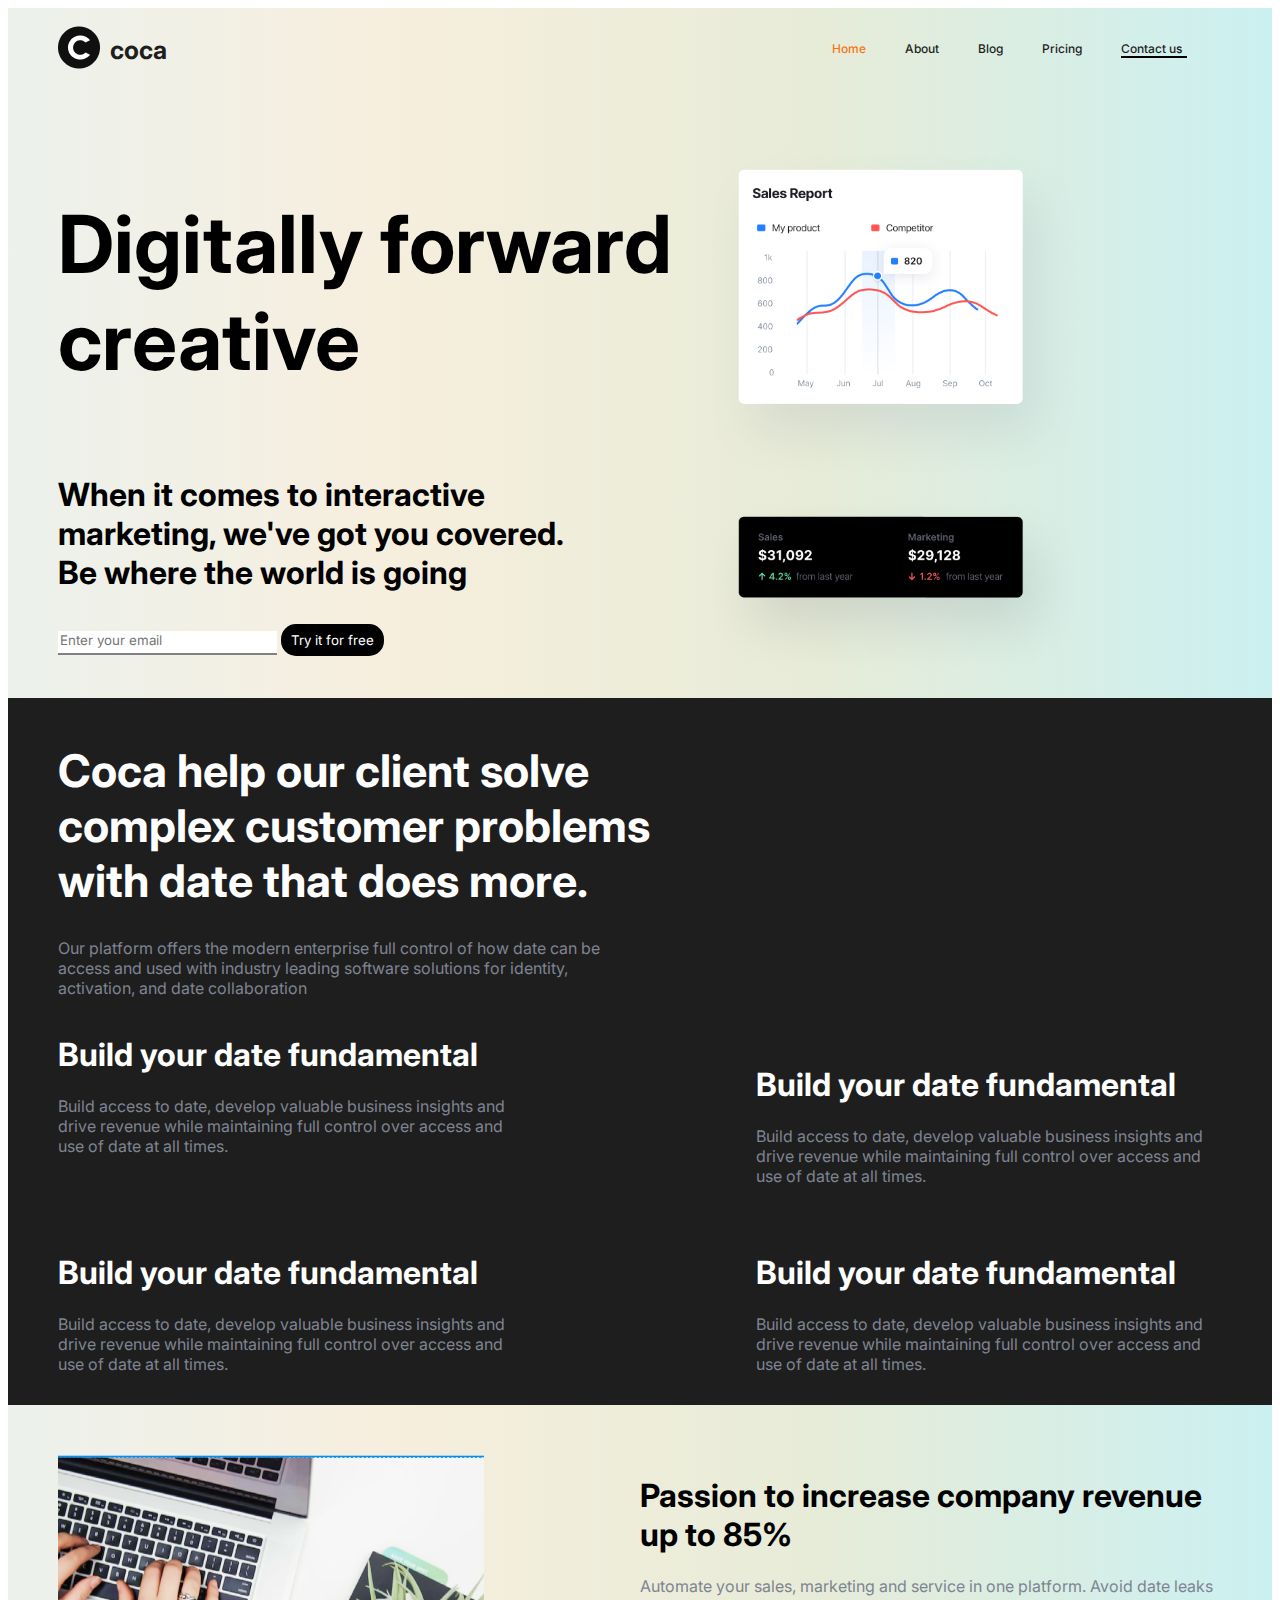
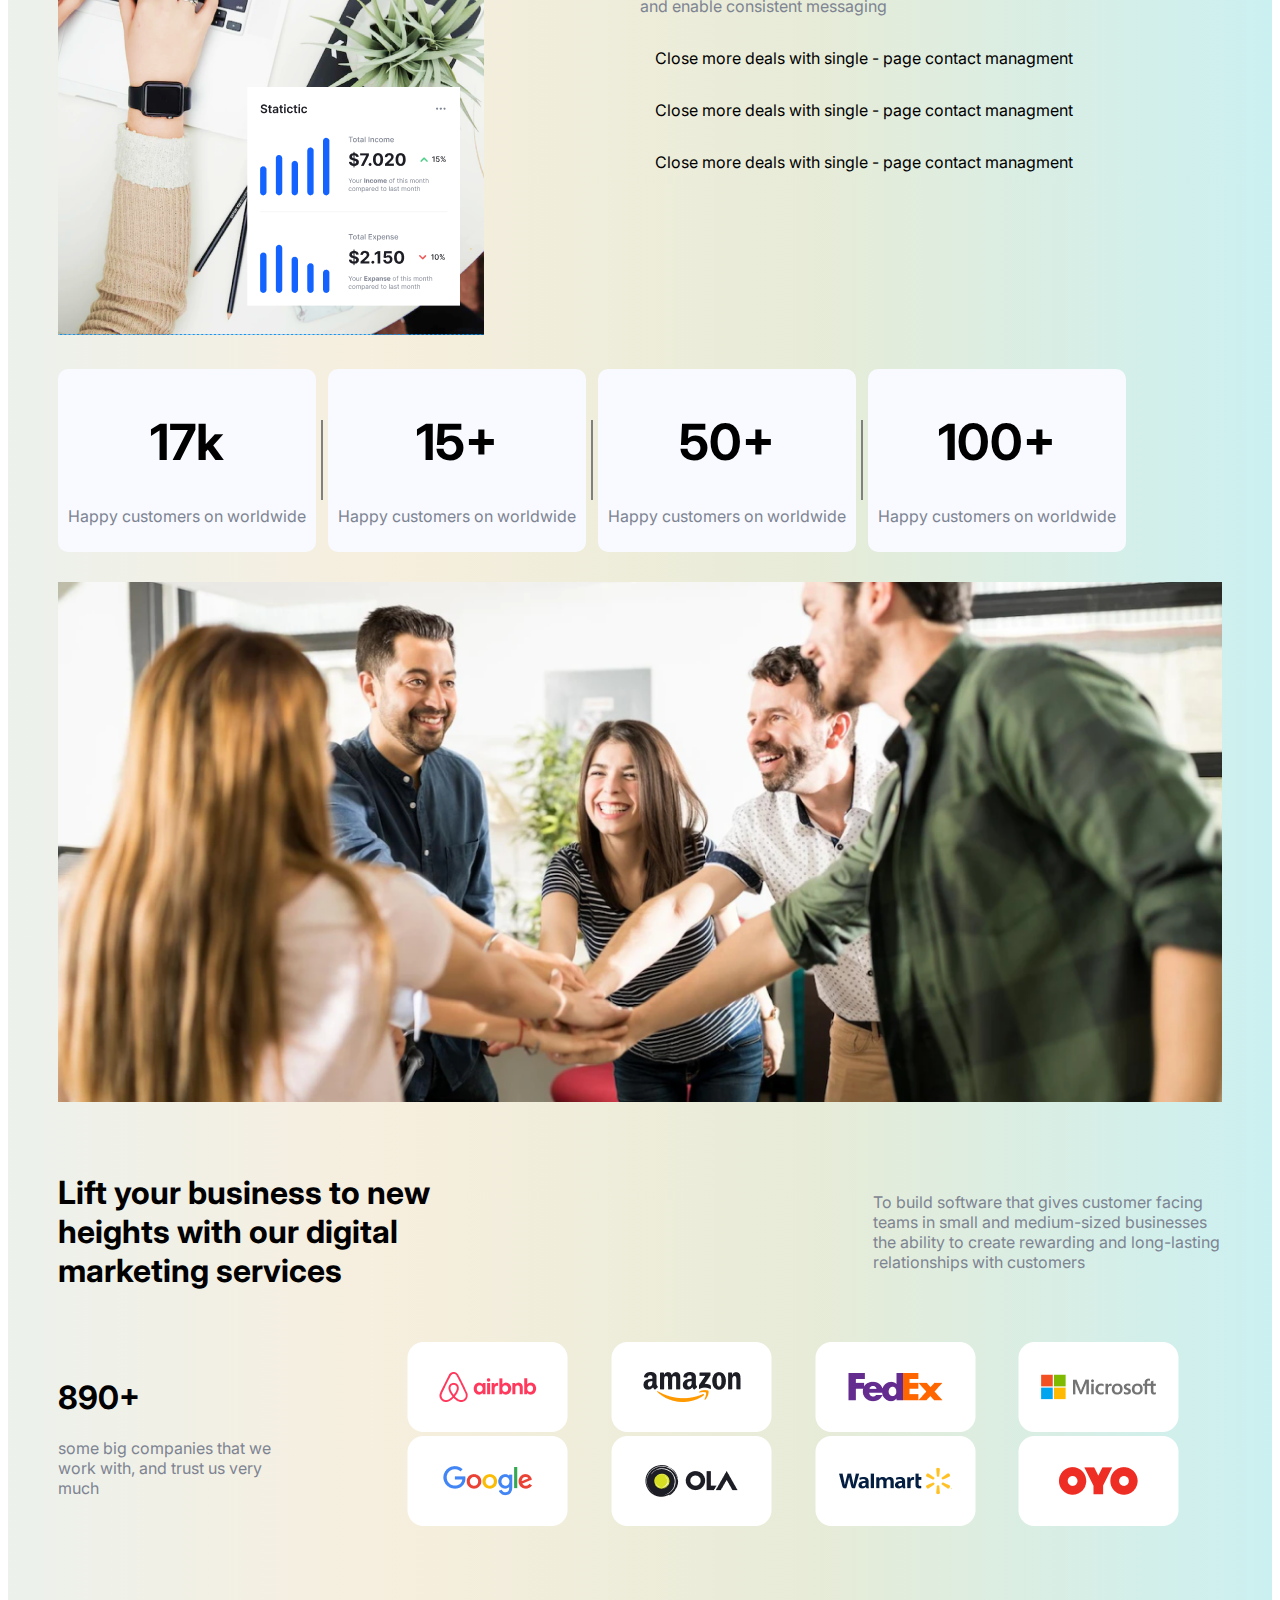
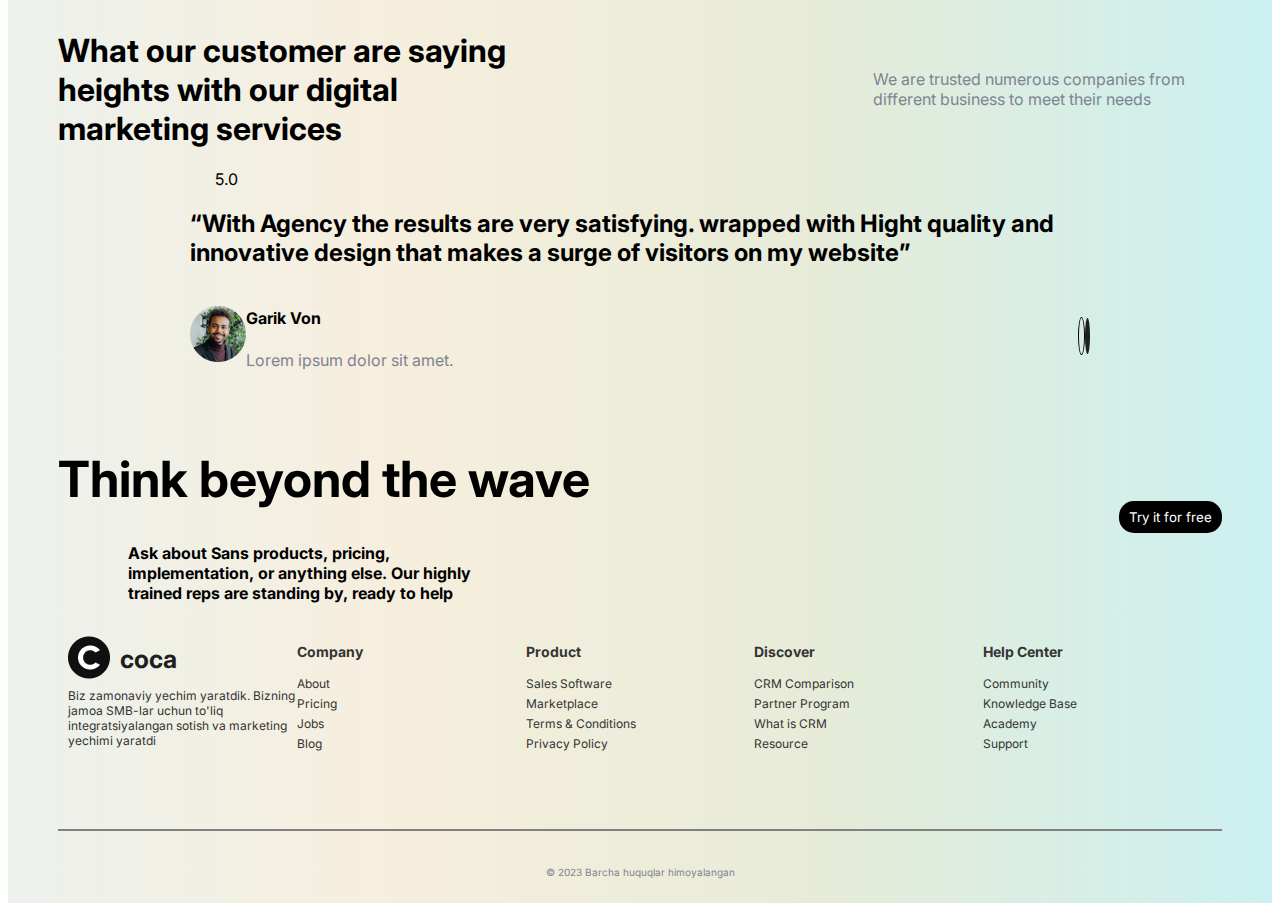
<file: index.html>
<!DOCTYPE html>
<html lang="en">
<head>
    <meta charset="UTF-8">
    <meta name="viewport" content="width=device-width, initial-scale=1.0">
    <title>Coca Site</title>
    <link rel="stylesheet" href="./homeStyle.css">
    <link rel="fav icon" href="./images/logo.png">
    <link rel="stylesheet" href="https://cdnjs.cloudflare.com/ajax/libs/font-awesome/6.5.1/css/all.min.css" integrity="sha512-DTOQO9RWCH3ppGqcWaEA1BIZOC6xxalwEsw9c2QQeAIftl+Vegovlnee1c9QX4TctnWMn13TZye+giMm8e2LwA==" crossorigin="anonymous" referrerpolicy="no-referrer" />
</head>
<body>
    <div class="container">
        <div class="navbar left-right">
            <div class="navar-left">
                <a href="./home.html"><img src="./images/logo.png" class="logo" alt=""></a>
                <a href="" class="navbar-link left-margin">
                    <span class="navbar-span">coca</span>
                </a>
            </div>
            <div class="navbar-right">
                <ul class="navbar-items">
                    <li class="navbar-item">
                        <a href="./home.html" class="navbar-link home">Home</a>
                    </li>
                    <li class="navbar-item">
                        <a href="./about.html" class="navbar-link">About</a>
                    </li>
                    <li class="navbar-item">
                        <a href="./home.html" class="navbar-link">Blog</a>
                    </li>
                    <li class="navbar-item">
                        <a href="./home.html" class="navbar-link">Pricing</a>
                    </li>
                    <li class="navbar-item">
                        <a href="./home.html" class="navbar-link border-bot">Contact us <i class="fa-solid fa-right-long"></i> </a>
                    </li>
                </ul>
            </div>
        </div>
        <!-- section1 -->
        <div class="section1 left-right">
            <div class="section1-left">
                <h1 class="section1-left__h1">Digitally forward  creative</h1>
                <div class="titles">
                    <!-- <div class="line"></div> -->
                    <div class="title"><p class="section1-left__p">When it comes to interactive <br> marketing, we've got you covered. <br>Be where the world is going</p></div>
                </div>
                <div class="email">
                    <input type="text" placeholder="Enter your email" class="email-input">
                    <button class="email-button">Try it for free</button>
                </div>
            </div>
            <div class="section1-right">
                <div class="img1"><img src="./images/Sales - Light.png" alt="" class="sec1-right"></div>
                <div class="img2">
                    <img src="./images/statistika.png" alt="" class="sec1-right">
                </div>
            </div>
        </div>
        <!-- section2 -->
        <div class="section2 left-right">
            <h1 class="section2_h1">Coca help our client solve <br> complex customer problems <br> with date that does more.</h1>
            <p class="section2_p">Our platform offers the modern enterprise full control of how date can be <br>access and used with industry leading software solutions for identity, <br>activation, and date collaboration</p>
            <div class="section2-boxs">
                <div class="section2-box1 sec2-box">
                    <i class="fa-regular fa-calendar calendar"></i>
                    <h1 class="box__h1">Build your date fundamental</h1>
                    <p class="section2_p">Build access to date, develop valuable business insights and drive revenue while maintaining full control over access and use of date at all times.</p>
                </div>
                <div class="section2-box2 sec2-box">
                    <i class="fa-solid fa-calendar-check calendar"></i>
                    <h1 class="box__h1">Build your date fundamental</h1>
                    <p class="section2_p">Build access to date, develop valuable business insights and drive revenue while maintaining full control over access and use of date at all times.</p>
                </div>
                <div class="section2-box3 sec2-box">
                    <i class="fa-solid fa-clipboard-list calendar"></i>
                    <h1 class="box__h1">Build your date fundamental</h1>
                    <p class="section2_p">Build access to date, develop valuable business insights and drive revenue while maintaining full control over access and use of date at all times.</p>
                </div>
                <div class="section2-box4 sec2-box">
                    <i class="fa-solid fa-check-to-slot calendar"></i>
                    <h1 class="box__h1">Build your date fundamental</h1>
                    <p class="section2_p">Build access to date, develop valuable business insights and drive revenue while maintaining full control over access and use of date at all times.</p>
                </div>
            </div>
        </div>
        <!-- section3 -->
        <div class="section3 left-right">
            <div class="section3-left">
                <img src="./images/Skrinshot 2024-02-02 074920.png" alt="">
            </div>
            <div class="section3-right">
                <h1 class="section3__h1">Passion to increase company revenue up to 85%</h1>
                <p class="section2_p">Automate your sales, marketing and service in one platform. Avoid date leaks and enable consistent messaging</p>
                <div class="section3__checks">
                    <div class="check-left">
                        <i class="fa-regular fa-circle-check"></i>
                    </div>
                    <div class="check-right">
                        <p class="check__p">Close more deals with single - page contact managment</p>
                    </div>
                </div>
                <div class="section3__checks">
                    <div class="check-left">
                        <i class="fa-regular fa-circle-check"></i>
                    </div>
                    <div class="check-right">
                        <p class="check__p">Close more deals with single - page contact managment</p>
                    </div>
                </div>
                <div class="section3__checks">
                    <div class="check-left">
                        <i class="fa-regular fa-circle-check"></i>
                    </div>
                    <div class="check-right">
                        <p class="check__p">Close more deals with single - page contact managment</p>
                    </div>
                </div>
            </div>
        </div>
        <!-- section4 -->
        <div class="section4 left-right">
            <div class="customers1">
                <h1 class="customers1__h1">17k</h1>
                <p class="customers__p section2_p">Happy customers on worldwide</p>
            </div>
            <span class="line"></span>
            <div class="customers2">
                <h1 class="customers1__h1">15+</h1>
                <p class="customers__p section2_p">Happy customers on worldwide</p>
            </div>
            <span class="line"></span>
            <div class="customers3">
                <h1 class="customers1__h1">50+</h1>
                <p class="customers__p section2_p">Happy customers on worldwide</p>
            </div>
            <span class="line"></span>
            <div class="customers4">
                <h1 class="customers1__h1">100+</h1>
                <p class="customers__p section2_p">Happy customers on worldwide</p>
            </div>
        </div>
        <!-- section5 -->
        <div class="section5 left-right">
            <img src="./images/section5.png" alt="" class="section5-img">
            <div class="section5-left">
                <h1 class="setion3__h1">Lift your business to new <br> heights with our digital <br> marketing services</h1>
            </div>
            <div class="section5-right">
                <p class="section2_p">To build software that gives customer facing <br> teams in small and medium-sized businesses <br> the ability to create rewarding and long-lasting <br> relationships with customers</p>
            </div>
        </div>
        <!-- section6 -->
        <div class="section6 left-right">
            <div class="section6__left">
                <h1 class="section3__h1">890+</h1>
                <p class="section2_p">some big companies that we work with, and trust us very much</p>
            </div>
            <div class="section6__right">
                <div class="sec6__box1 sec">
                    <img src="./images/Airbnb Logo.png" alt="">
                </div>
                <div class="sec6__box2 sec">
                    <img src="./images/Amazon Logo.png" alt="">
                </div>
                <div class="sec6__box3 sec">
                    <img src="./images/FedEx Logo.png" alt="">
                </div>
                <div class="sec6__box4 sec">
                    <img src="./images/Microsoft Logo.png" alt="">
                </div>
                <div class="sec6__box5 sec">
                    <img src="./images/Google Logo.png" alt="">
                </div>
                <div class="sec6__box6 sec">
                    <img src="./images/OLA Logo.png" alt="">
                </div>
                <div class="sec6__box7 sec">
                    <img src="./images/Walmart Logo.png" alt="">
                </div>
                <div class="sec6__box8 sec">
                    <img src="./images/OYO Logo.png" alt="">
                </div>
            </div>
        </div>
        <!-- section7 -->
        <div class="section7  left-right">
            <div class="section7__title section5">
                <div class="section5-left">
                    <h1 class="setion3__h1">What our customer are saying <br> heights with our digital <br> marketing services</h1>
                </div>
                <div class="section5-right">
                    <p class="section2_p">We are trusted numerous companies from different business to meet their needs</p>
                </div>
            </div>
            <div class="section7__grade">
                <div class="stars">
                    <i class="fa-solid fa-star"></i>
                    <i class="fa-solid fa-star"></i>
                    <i class="fa-solid fa-star"></i>
                    <i class="fa-solid fa-star"></i>
                    <i class="fa-solid fa-star"></i>
                    <span class="stars__span">5.0</span>
                </div>
                <h2 class="grade__h2">“With Agency the results are very satisfying. wrapped with Hight quality and innovative design that makes a surge of visitors on my website”</h2>
                <div class="grade__bottom">
                    <div class="grade__left">
                        <div class="grade__left__left">
                            <img src="./images/Ellipse 15.png" alt="">
                        </div>
                        <div class="grade__left__right">
                            <h4 class="grade__left__right">Garik Von</h4>
                            <p class="section2_p">Lorem ipsum dolor sit amet.</p>
                        </div>
                    </div>
                    <div class="grade__right">
                        <span class="grade__right__span white"><i class="fa-solid fa-left-long"></i></span>
                        <span class="grade__right__span black"><i class="fa-solid fa-right-long"></i></span>
                    </div>
                </div>
            </div>
        </div>
        <!-- section8 -->
        <div class="section8 left-right">
            <div class="section8__title">
                <div class="section8__title__left">
                    <h1 class="section8__h1">Think beyond the wave</h1>
                    <p class="section8__p">Ask about Sans products, pricing, <br> implementation, or anything else. Our highly <br> trained reps are standing by, ready to help</p>
                </div>
                <div class="section8__title__right">
                    <button class="email-button">Try it for free</button>
                </div>
            </div>
            <div class="footer">
                <div class="column">
                    <div class="navar-left">
                        <a href="./home.html"><img src="./images/logo.png" class="logo" alt=""></a>
                        <a href="" class="navbar-link left-margin">
                            <span class="navbar-span">coca</span>
                        </a>
                    </div> 
                    <p class="description">Biz zamonaviy yechim yaratdik. Bizning jamoa SMB-lar uchun to'liq integratsiyalangan sotish va marketing yechimi yaratdi</p>
                </div>
                <div class="column">
                    <h3>Company</h3>
                    <ul>
                        <li><a href="#">About</a></li>
                        <li><a href="#">Pricing</a></li>
                        <li><a href="#">Jobs</a></li>
                        <li><a href="#">Blog</a></li>
                    </ul>
                </div>
                <div class="column">
                    <h3>Product</h3>
                    <ul>
                        <li><a href="#">Sales Software</a></li>
                        <li><a href="#">Marketplace</a></li>
                        <li><a href="#">Terms & Conditions</a></li>
                        <li><a href="#">Privacy Policy</a></li>
                    </ul>
                </div>
                <div class="column">
                    <h3>Discover</h3>
                    <ul>
                        <li><a href="#">CRM Comparison</a></li>
                        <li><a href="#">Partner Program</a></li>
                        <li><a href="#">What is CRM</a></li>
                        <li><a href="#">Resource</a></li>
                    </ul>
                </div>
                <div class="column">
                    <h3>Help Center</h3>
                    <ul>
                        <li><a href="#">Community</a></li>
                        <li><a href="#">Knowledge Base</a></li>
                        <li><a href="#">Academy</a></li>
                        <li><a href="#">Support</a></li>
                    </ul>
                </div>
                <div class="icons">
                    <div class="brand"><a href="#"><i class="fa-brands fa-instagram fa-flip brand"></i></a></div>
                    <div class="brand"><a href="#"><i class="fa-brands fa-facebook fa-flip brand"></i></a></div>
                    <div class="brand"><a href="#"><i class="fa-brands fa-telegram fa-flip brand"></i></a></div>
                    <div class="brand"><a href="#"><i class="fa-brands fa-youtube fa-flip brand"></i></a></div>
                </div>
            </div>
            <p class="copy section2_p">&copy; 2023 Barcha huquqlar himoyalangan</p>
        </div>
    </div>
</body>
</html>
</file>
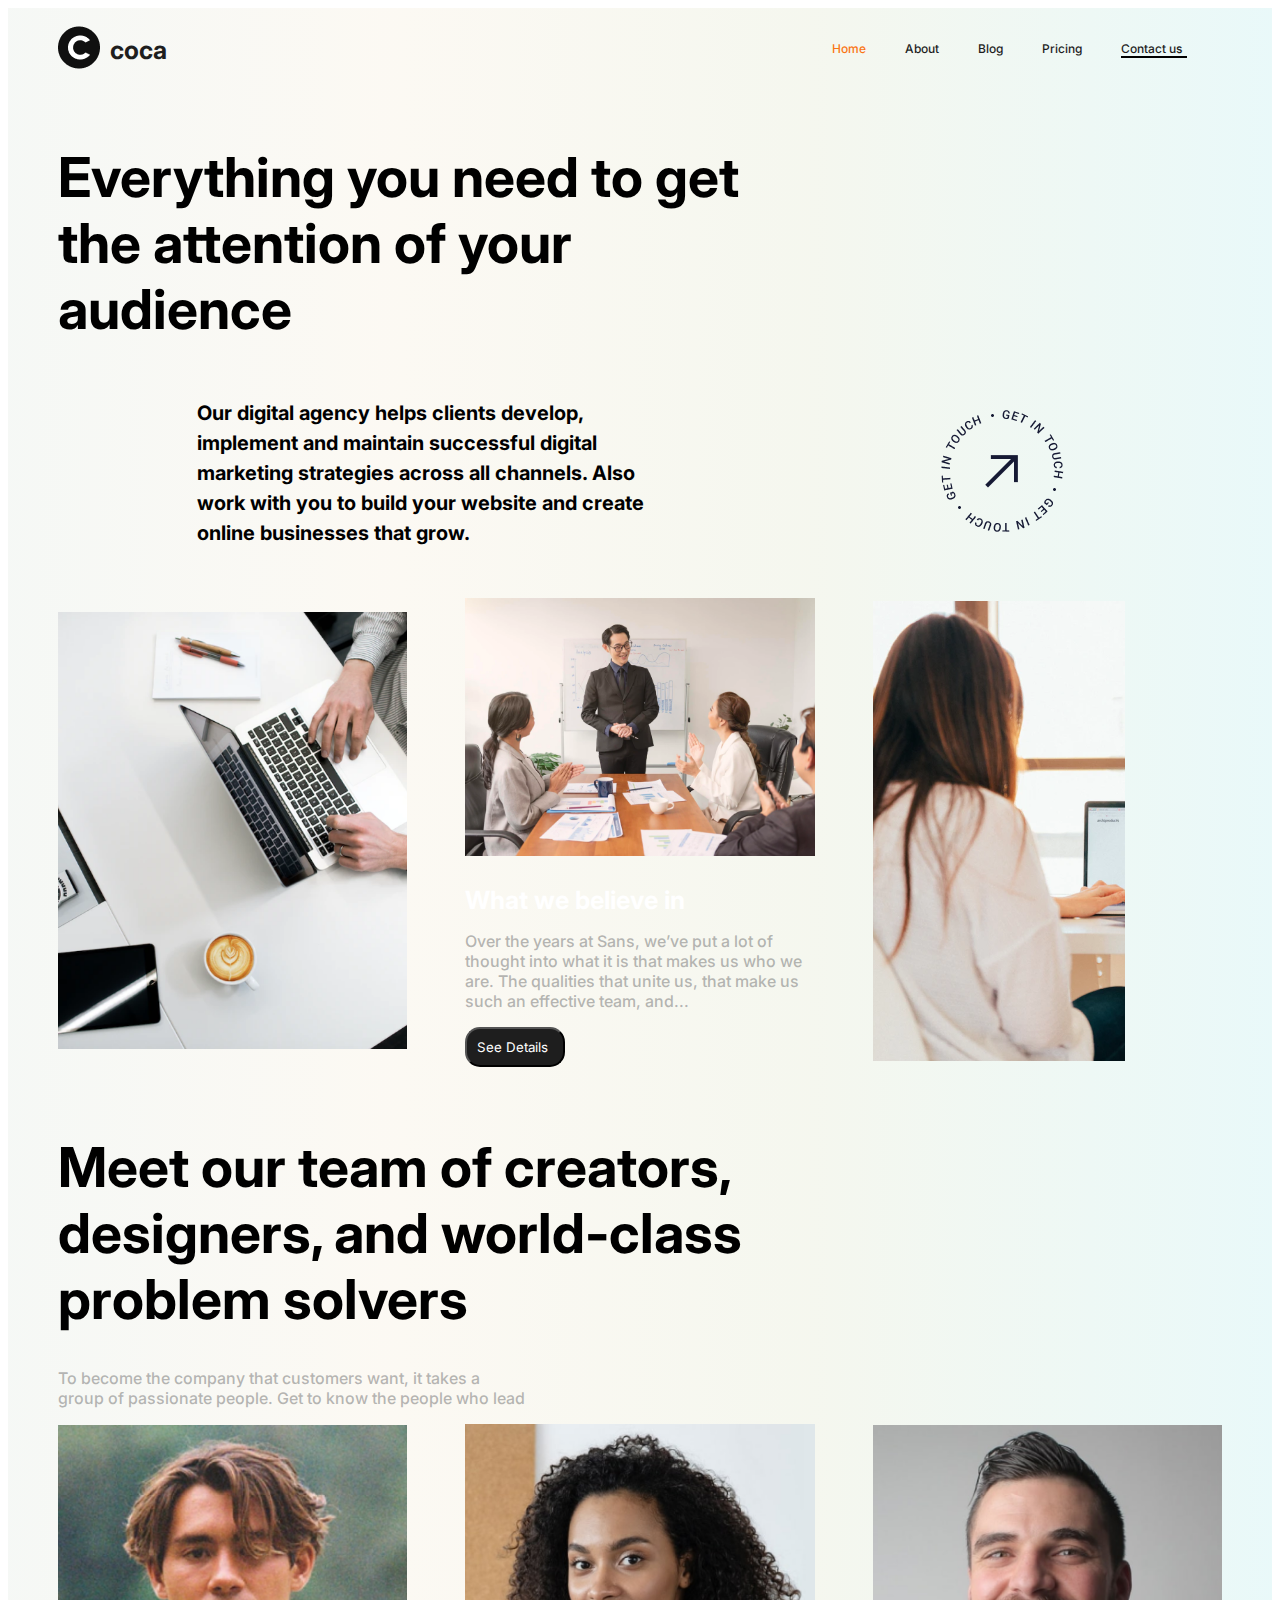
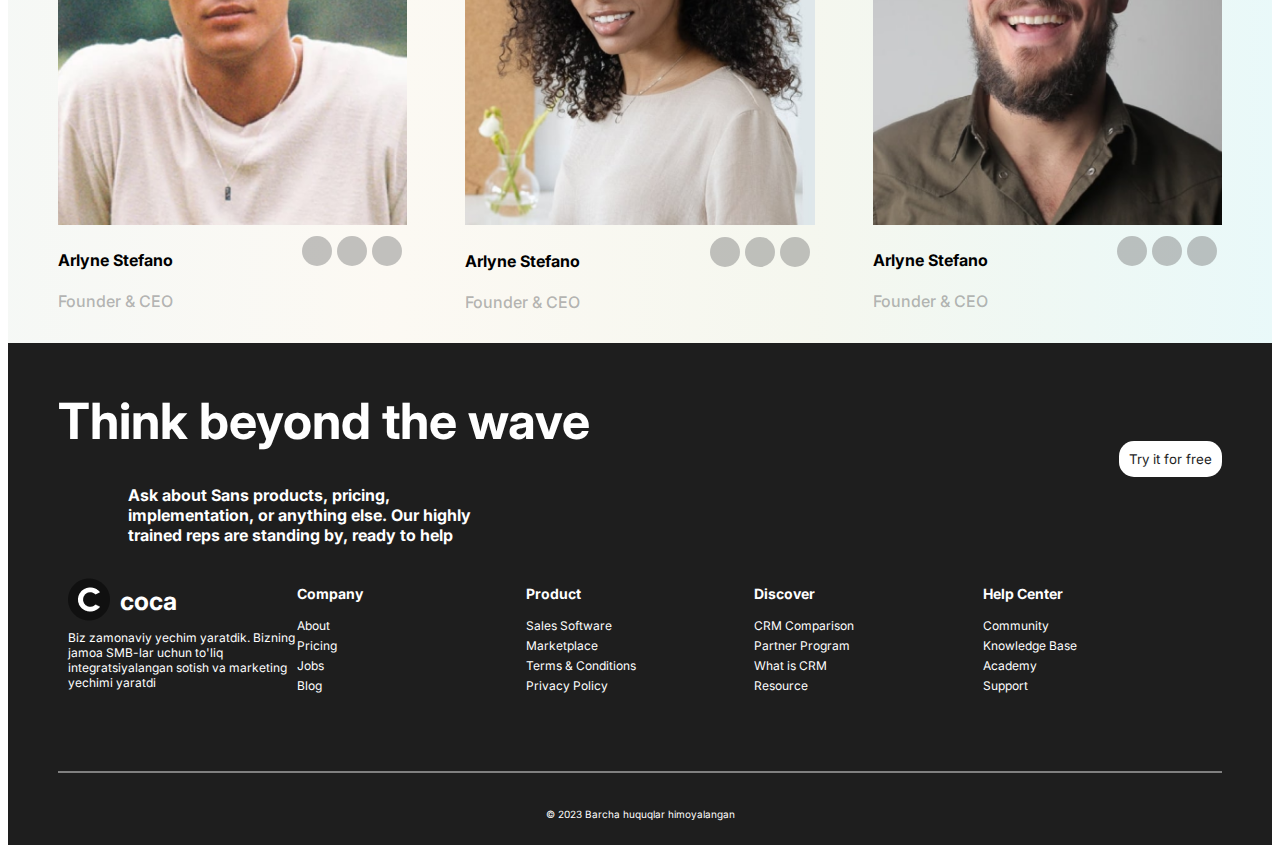
<file: about.html>
<!DOCTYPE html>
<html lang="en">
<head>
    <meta charset="UTF-8">
    <meta name="viewport" content="width=device-width, initial-scale=1.0">
    <title>About Pages</title>
    <link rel="fav icon" href="./images/logo.png">
    <link rel="stylesheet" href="https://cdnjs.cloudflare.com/ajax/libs/font-awesome/6.5.1/css/all.min.css" integrity="sha512-DTOQO9RWCH3ppGqcWaEA1BIZOC6xxalwEsw9c2QQeAIftl+Vegovlnee1c9QX4TctnWMn13TZye+giMm8e2LwA==" crossorigin="anonymous" referrerpolicy="no-referrer" />
    <link rel="stylesheet" href="./aboutstyle.css">
</head>
<body>
    <div class="container">
        <div class="navbar left-right">
            <div class="navar-left">
                <a href="./home.html"><img src="./images/logo.png" class="logo" alt=""></a>
                <a href="./home.html" class="navbar-link left-margin">
                    <span class="navbar-span">coca</span>
                </a>
            </div>
            <div class="navbar-right">
                <ul class="navbar-items">
                    <li class="navbar-item">
                        <a href="./home.html" class="navbar-link home">Home</a>
                    </li>
                    <li class="navbar-item">
                        <a href="./about.html" class="navbar-link">About</a>
                    </li>
                    <li class="navbar-item">
                        <a href="./home.html" class="navbar-link">Blog</a>
                    </li>
                    <li class="navbar-item">
                        <a href="./home.html" class="navbar-link">Pricing</a>
                    </li>
                    <li class="navbar-item">
                        <a href="./home.html" class="navbar-link border-bot">Contact us <i class="fa-solid fa-right-long"></i> </a>
                    </li>
                </ul>
            </div>
        </div>
        <!-- section1 -->
        <div class="section1 left-right">
            <h1 class="section1__h1">Everything you need to get <br> the attention of your <br>audience</h1>
            <div class="section1__title">
                <div class="section1__title__left">
                    <p class="section1__p">Our digital agency helps clients develop, <br>implement and maintain successful digital <br> marketing strategies across all channels. Also <br> work with you to build your website and create <br>online businesses that grow.</p>
                </div>
                <div class="section1__title__right">
                    <img src="./images/Linked Path.png" alt="">
                </div>
            </div>
        </div>
        <!-- section2 -->
        <div class="section2 left-right">
            <div class="section2__left">
                <img src="./images/sec2img1.png" class="section2__img" alt="">
            </div>
            <div class="section2__centre">
                <img src="./images/sec2img2.png" alt="" class="section2__img">
                <h3 class="section2__h3">What we believe in</h3>
                <p class="section2__p">Over the years at Sans, we’ve put a lot of thought into what it is that makes us who we are. The qualities that unite us, that make us such an effective team, and...</p>
                <button class="button">See Details <i class="fa-solid fa-right-long"></i></button>
            </div>
            <div class="section2__right">
                <img src="./images/sec2img3.png" class="section2__img" alt="">
            </div>
        </div>
        <!-- section3 -->
        <div class="section3 left-right">
            <h1 class="section3__h1">Meet our team of creators,<br> designers, and world-class <br>problem solvers</h1>
            <p class="section2__p">To become the company that customers want, it takes a <br>  group of passionate people. Get to know the people who lead</p>
            <div class="section3__titles">
                <div class="section3__title__left">
                    <div class="img3"><img src="./images/stefano.png" alt="" class="section3__img"></div>
                    <div class="name">
                        <div class="name__left">
                            <h4 class="name__h4">Arlyne Stefano</h4>
                            <p class="section2__p">Founder & CEO</p>
                        </div>
                        <div class="name__right">
                            <div class="brands"><i class="fa-brands fa-twitter"></i></div>
                            <div class="brands"><i class="fa-brands fa-linkedin"></i></div>
                            <div class="brands"><i class="fa-brands fa-instagram"></i></div>
                        </div>
                    </div>
                </div>
                <div class="section3__title__centre">
                    <div class="img3"><img src="./images/julia.png" alt="" class="section3__img"></div>
                    <div class="name">
                        <div class="name__left">
                            <h4 class="name__h4">Arlyne Stefano</h4>
                            <p class="section2__p">Founder & CEO</p>
                        </div>
                        <div class="name__right">
                            <div class="brands"><i class="fa-brands fa-twitter"></i></div>
                            <div class="brands"><i class="fa-brands fa-linkedin"></i></div>
                            <div class="brands"><i class="fa-brands fa-instagram"></i></div>
                        </div>
                    </div>
                </div>
                <div class="section3__title__right">
                    <div class="img3"><img src="./images/roger.png" alt="" class="section3__img"></div>
                    <div class="name">
                        <div class="name__left">
                            <h4 class="name__h4">Arlyne Stefano</h4>
                            <p class="section2__p">Founder & CEO</p>
                        </div>
                        <div class="name__right">
                            <div class="brands"><i class="fa-brands fa-twitter"></i></div>
                            <div class="brands"><i class="fa-brands fa-linkedin"></i></div>
                            <div class="brands"><i class="fa-brands fa-instagram"></i></div>
                        </div>
                    </div>
                </div>
            </div>
        </div>
        <!-- section4 footer -->
        <div class="section4 left-right">
            <div class="section4__title">
                <div class="section4__title__left">
                    <h1 class="section4__h1">Think beyond the wave</h1>
                    <p class="section4__p">Ask about Sans products, pricing, <br> implementation, or anything else. Our highly <br> trained reps are standing by, ready to help</p>
                </div>
                <div class="section4__title__right">
                    <button class="button white-btn">Try it for free</button>
                </div>
            </div>
            <div class="footer">
                <div class="column">
                    <div class="navar-left">
                        <a href="./home.html"><img src="./images/logo.png" class="logo" alt=""></a>
                        <a href="" class="navbar-link left-margin">
                            <span class="navbar-span nav-white">coca</span>
                        </a>
                    </div> 
                    <p class="description">Biz zamonaviy yechim yaratdik. Bizning jamoa SMB-lar uchun to'liq integratsiyalangan sotish va marketing yechimi yaratdi</p>
                </div>
                <div class="column">
                    <h3>Company</h3>
                    <ul>
                        <li><a href="#">About</a></li>
                        <li><a href="#">Pricing</a></li>
                        <li><a href="#">Jobs</a></li>
                        <li><a href="#">Blog</a></li>
                    </ul>
                </div>
                <div class="column">
                    <h3>Product</h3>
                    <ul>
                        <li><a href="#">Sales Software</a></li>
                        <li><a href="#">Marketplace</a></li>
                        <li><a href="#">Terms & Conditions</a></li>
                        <li><a href="#">Privacy Policy</a></li>
                    </ul>
                </div>
                <div class="column">
                    <h3>Discover</h3>
                    <ul>
                        <li><a href="#">CRM Comparison</a></li>
                        <li><a href="#">Partner Program</a></li>
                        <li><a href="#">What is CRM</a></li>
                        <li><a href="#">Resource</a></li>
                    </ul>
                </div>
                <div class="column">
                    <h3>Help Center</h3>
                    <ul>
                        <li><a href="#">Community</a></li>
                        <li><a href="#">Knowledge Base</a></li>
                        <li><a href="#">Academy</a></li>
                        <li><a href="#">Support</a></li>
                    </ul>
                </div>
                <div class="icons">
                    <div class="brand"><a href="#"><i class="fa-brands fa-instagram fa-flip brand"></i></a></div>
                    <div class="brand"><a href="#"><i class="fa-brands fa-facebook fa-flip brand"></i></a></div>
                    <div class="brand"><a href="#"><i class="fa-brands fa-telegram fa-flip brand"></i></a></div>
                    <div class="brand"><a href="#"><i class="fa-brands fa-youtube fa-flip brand"></i></a></div>
                </div>
            </div>
            <p class="copy section2_p">&copy; 2023 Barcha huquqlar himoyalangan</p>
        </div>
    </div>
</body>
</html>
</file>
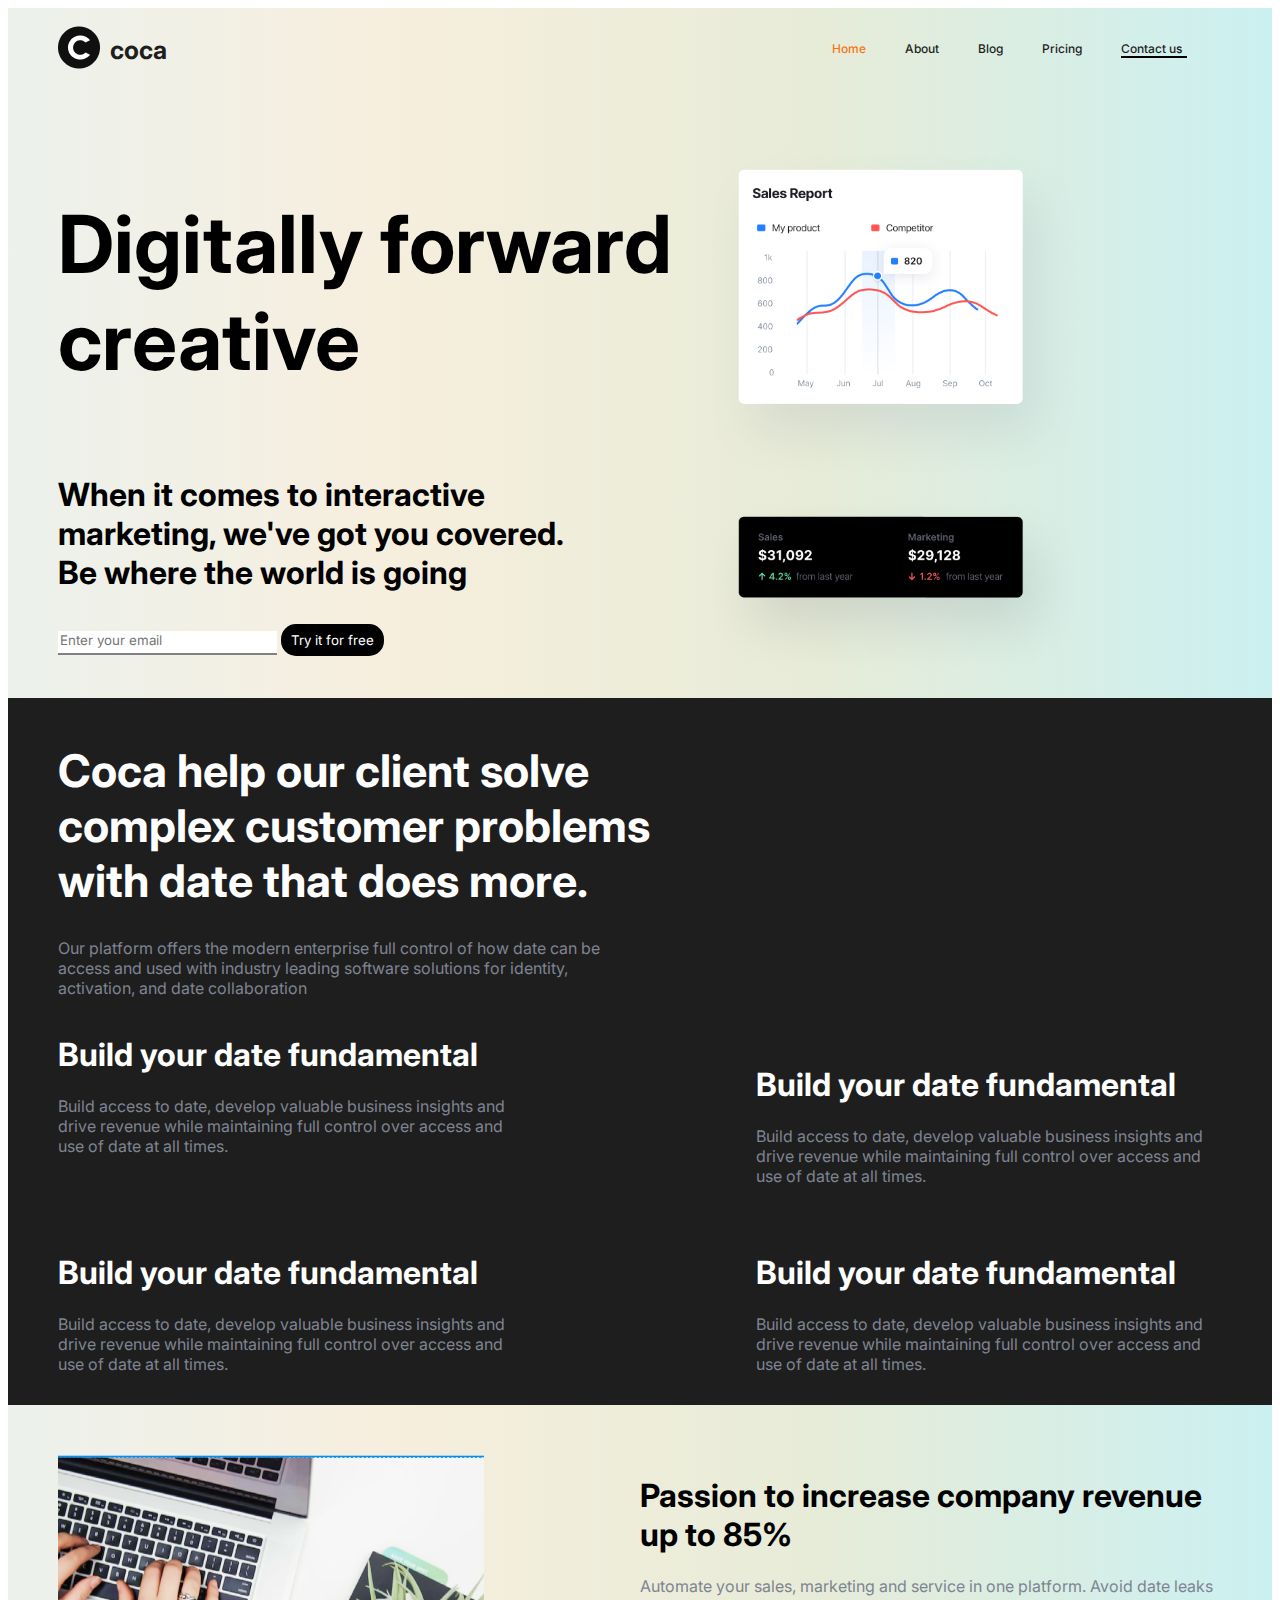
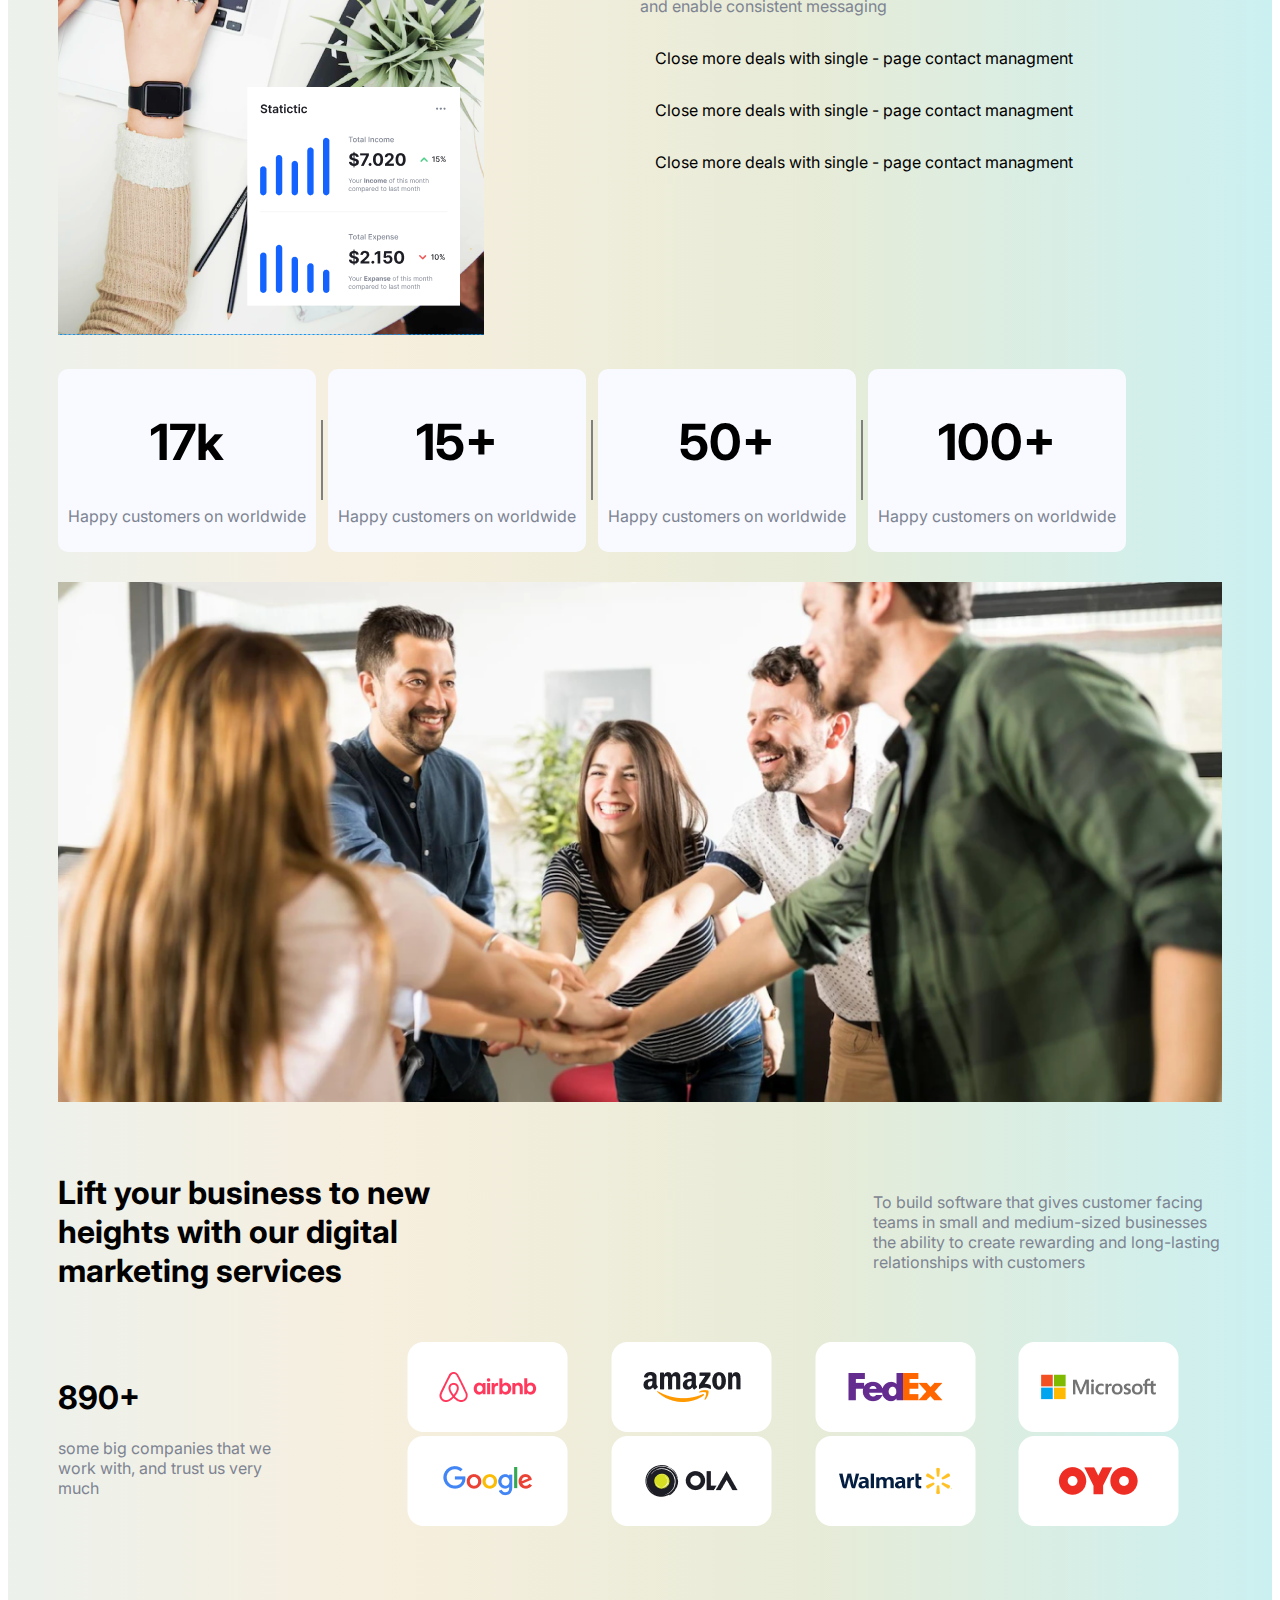
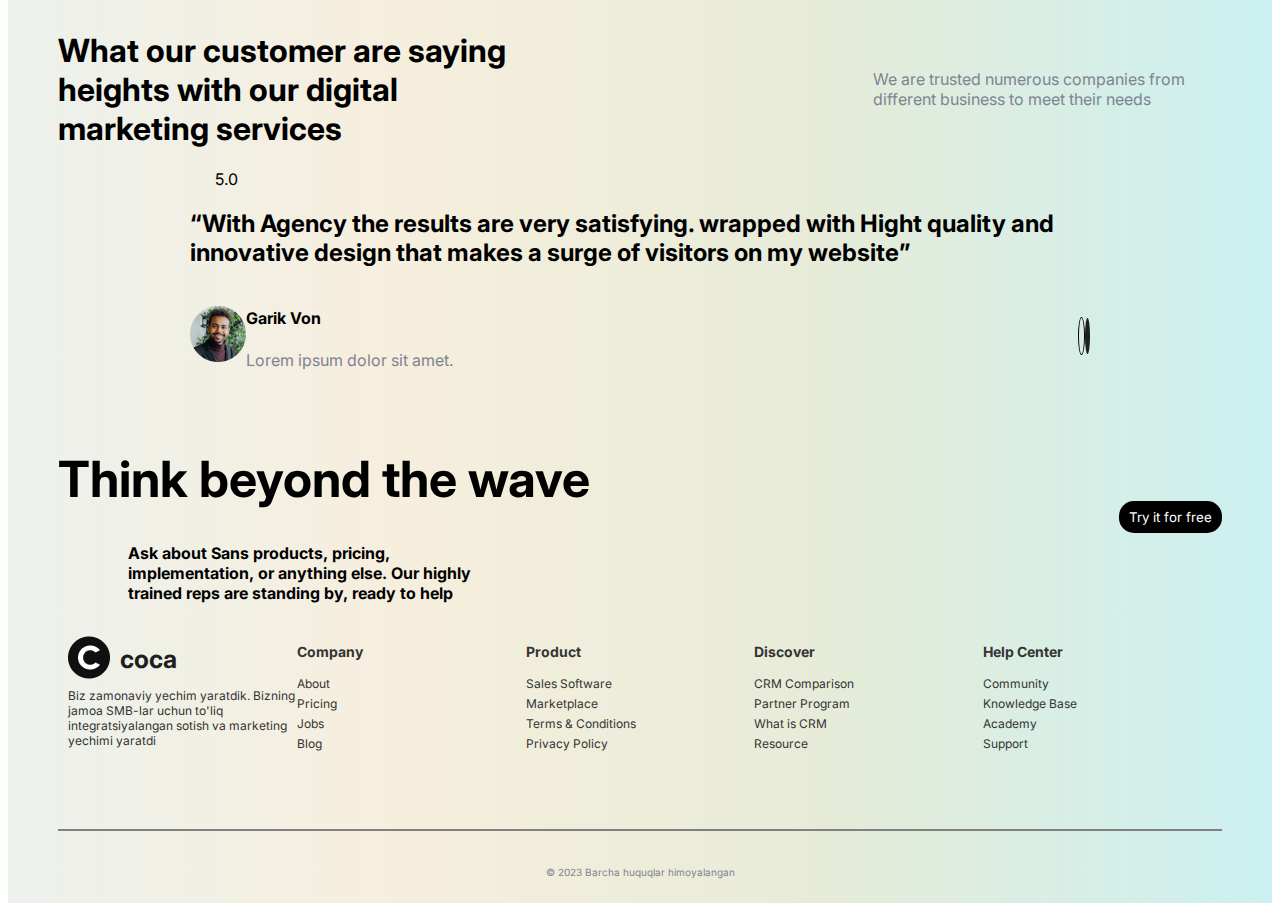
<file: home.html>
<!DOCTYPE html>
<html lang="en">
<head>
    <meta charset="UTF-8">
    <meta name="viewport" content="width=device-width, initial-scale=1.0">
    <title>Coca Site</title>
    <link rel="stylesheet" href="./homeStyle.css">
    <link rel="fav icon" href="./images/logo.png">
    <link rel="stylesheet" href="https://cdnjs.cloudflare.com/ajax/libs/font-awesome/6.5.1/css/all.min.css" integrity="sha512-DTOQO9RWCH3ppGqcWaEA1BIZOC6xxalwEsw9c2QQeAIftl+Vegovlnee1c9QX4TctnWMn13TZye+giMm8e2LwA==" crossorigin="anonymous" referrerpolicy="no-referrer" />
</head>
<body>
    <div class="container">
        <div class="navbar left-right">
            <div class="navar-left">
                <a href="./home.html"><img src="./images/logo.png" class="logo" alt=""></a>
                <a href="" class="navbar-link left-margin">
                    <span class="navbar-span">coca</span>
                </a>
            </div>
            <div class="navbar-right">
                <ul class="navbar-items">
                    <li class="navbar-item">
                        <a href="./home.html" class="navbar-link home">Home</a>
                    </li>
                    <li class="navbar-item">
                        <a href="./about.html" class="navbar-link">About</a>
                    </li>
                    <li class="navbar-item">
                        <a href="./home.html" class="navbar-link">Blog</a>
                    </li>
                    <li class="navbar-item">
                        <a href="./home.html" class="navbar-link">Pricing</a>
                    </li>
                    <li class="navbar-item">
                        <a href="./home.html" class="navbar-link border-bot">Contact us <i class="fa-solid fa-right-long"></i> </a>
                    </li>
                </ul>
            </div>
        </div>
        <!-- section1 -->
        <div class="section1 left-right">
            <div class="section1-left">
                <h1 class="section1-left__h1">Digitally forward  creative</h1>
                <div class="titles">
                    <!-- <div class="line"></div> -->
                    <div class="title"><p class="section1-left__p">When it comes to interactive <br> marketing, we've got you covered. <br>Be where the world is going</p></div>
                </div>
                <div class="email">
                    <input type="text" placeholder="Enter your email" class="email-input">
                    <button class="email-button">Try it for free</button>
                </div>
            </div>
            <div class="section1-right">
                <div class="img1"><img src="./images/Sales - Light.png" alt="" class="sec1-right"></div>
                <div class="img2">
                    <img src="./images/statistika.png" alt="" class="sec1-right">
                </div>
            </div>
        </div>
        <!-- section2 -->
        <div class="section2 left-right">
            <h1 class="section2_h1">Coca help our client solve <br> complex customer problems <br> with date that does more.</h1>
            <p class="section2_p">Our platform offers the modern enterprise full control of how date can be <br>access and used with industry leading software solutions for identity, <br>activation, and date collaboration</p>
            <div class="section2-boxs">
                <div class="section2-box1 sec2-box">
                    <i class="fa-regular fa-calendar calendar"></i>
                    <h1 class="box__h1">Build your date fundamental</h1>
                    <p class="section2_p">Build access to date, develop valuable business insights and drive revenue while maintaining full control over access and use of date at all times.</p>
                </div>
                <div class="section2-box2 sec2-box">
                    <i class="fa-solid fa-calendar-check calendar"></i>
                    <h1 class="box__h1">Build your date fundamental</h1>
                    <p class="section2_p">Build access to date, develop valuable business insights and drive revenue while maintaining full control over access and use of date at all times.</p>
                </div>
                <div class="section2-box3 sec2-box">
                    <i class="fa-solid fa-clipboard-list calendar"></i>
                    <h1 class="box__h1">Build your date fundamental</h1>
                    <p class="section2_p">Build access to date, develop valuable business insights and drive revenue while maintaining full control over access and use of date at all times.</p>
                </div>
                <div class="section2-box4 sec2-box">
                    <i class="fa-solid fa-check-to-slot calendar"></i>
                    <h1 class="box__h1">Build your date fundamental</h1>
                    <p class="section2_p">Build access to date, develop valuable business insights and drive revenue while maintaining full control over access and use of date at all times.</p>
                </div>
            </div>
        </div>
        <!-- section3 -->
        <div class="section3 left-right">
            <div class="section3-left">
                <img src="./images/Skrinshot 2024-02-02 074920.png" alt="">
            </div>
            <div class="section3-right">
                <h1 class="section3__h1">Passion to increase company revenue up to 85%</h1>
                <p class="section2_p">Automate your sales, marketing and service in one platform. Avoid date leaks and enable consistent messaging</p>
                <div class="section3__checks">
                    <div class="check-left">
                        <i class="fa-regular fa-circle-check"></i>
                    </div>
                    <div class="check-right">
                        <p class="check__p">Close more deals with single - page contact managment</p>
                    </div>
                </div>
                <div class="section3__checks">
                    <div class="check-left">
                        <i class="fa-regular fa-circle-check"></i>
                    </div>
                    <div class="check-right">
                        <p class="check__p">Close more deals with single - page contact managment</p>
                    </div>
                </div>
                <div class="section3__checks">
                    <div class="check-left">
                        <i class="fa-regular fa-circle-check"></i>
                    </div>
                    <div class="check-right">
                        <p class="check__p">Close more deals with single - page contact managment</p>
                    </div>
                </div>
            </div>
        </div>
        <!-- section4 -->
        <div class="section4 left-right">
            <div class="customers1">
                <h1 class="customers1__h1">17k</h1>
                <p class="customers__p section2_p">Happy customers on worldwide</p>
            </div>
            <span class="line"></span>
            <div class="customers2">
                <h1 class="customers1__h1">15+</h1>
                <p class="customers__p section2_p">Happy customers on worldwide</p>
            </div>
            <span class="line"></span>
            <div class="customers3">
                <h1 class="customers1__h1">50+</h1>
                <p class="customers__p section2_p">Happy customers on worldwide</p>
            </div>
            <span class="line"></span>
            <div class="customers4">
                <h1 class="customers1__h1">100+</h1>
                <p class="customers__p section2_p">Happy customers on worldwide</p>
            </div>
        </div>
        <!-- section5 -->
        <div class="section5 left-right">
            <img src="./images/section5.png" alt="" class="section5-img">
            <div class="section5-left">
                <h1 class="setion3__h1">Lift your business to new <br> heights with our digital <br> marketing services</h1>
            </div>
            <div class="section5-right">
                <p class="section2_p">To build software that gives customer facing <br> teams in small and medium-sized businesses <br> the ability to create rewarding and long-lasting <br> relationships with customers</p>
            </div>
        </div>
        <!-- section6 -->
        <div class="section6 left-right">
            <div class="section6__left">
                <h1 class="section3__h1">890+</h1>
                <p class="section2_p">some big companies that we work with, and trust us very much</p>
            </div>
            <div class="section6__right">
                <div class="sec6__box1 sec">
                    <img src="./images/Airbnb Logo.png" alt="">
                </div>
                <div class="sec6__box2 sec">
                    <img src="./images/Amazon Logo.png" alt="">
                </div>
                <div class="sec6__box3 sec">
                    <img src="./images/FedEx Logo.png" alt="">
                </div>
                <div class="sec6__box4 sec">
                    <img src="./images/Microsoft Logo.png" alt="">
                </div>
                <div class="sec6__box5 sec">
                    <img src="./images/Google Logo.png" alt="">
                </div>
                <div class="sec6__box6 sec">
                    <img src="./images/OLA Logo.png" alt="">
                </div>
                <div class="sec6__box7 sec">
                    <img src="./images/Walmart Logo.png" alt="">
                </div>
                <div class="sec6__box8 sec">
                    <img src="./images/OYO Logo.png" alt="">
                </div>
            </div>
        </div>
        <!-- section7 -->
        <div class="section7  left-right">
            <div class="section7__title section5">
                <div class="section5-left">
                    <h1 class="setion3__h1">What our customer are saying <br> heights with our digital <br> marketing services</h1>
                </div>
                <div class="section5-right">
                    <p class="section2_p">We are trusted numerous companies from different business to meet their needs</p>
                </div>
            </div>
            <div class="section7__grade">
                <div class="stars">
                    <i class="fa-solid fa-star"></i>
                    <i class="fa-solid fa-star"></i>
                    <i class="fa-solid fa-star"></i>
                    <i class="fa-solid fa-star"></i>
                    <i class="fa-solid fa-star"></i>
                    <span class="stars__span">5.0</span>
                </div>
                <h2 class="grade__h2">“With Agency the results are very satisfying. wrapped with Hight quality and innovative design that makes a surge of visitors on my website”</h2>
                <div class="grade__bottom">
                    <div class="grade__left">
                        <div class="grade__left__left">
                            <img src="./images/Ellipse 15.png" alt="">
                        </div>
                        <div class="grade__left__right">
                            <h4 class="grade__left__right">Garik Von</h4>
                            <p class="section2_p">Lorem ipsum dolor sit amet.</p>
                        </div>
                    </div>
                    <div class="grade__right">
                        <span class="grade__right__span white"><i class="fa-solid fa-left-long"></i></span>
                        <span class="grade__right__span black"><i class="fa-solid fa-right-long"></i></span>
                    </div>
                </div>
            </div>
        </div>
        <!-- section8 -->
        <div class="section8 left-right">
            <div class="section8__title">
                <div class="section8__title__left">
                    <h1 class="section8__h1">Think beyond the wave</h1>
                    <p class="section8__p">Ask about Sans products, pricing, <br> implementation, or anything else. Our highly <br> trained reps are standing by, ready to help</p>
                </div>
                <div class="section8__title__right">
                    <button class="email-button">Try it for free</button>
                </div>
            </div>
            <div class="footer">
                <div class="column">
                    <div class="navar-left">
                        <a href="./home.html"><img src="./images/logo.png" class="logo" alt=""></a>
                        <a href="" class="navbar-link left-margin">
                            <span class="navbar-span">coca</span>
                        </a>
                    </div> 
                    <p class="description">Biz zamonaviy yechim yaratdik. Bizning jamoa SMB-lar uchun to'liq integratsiyalangan sotish va marketing yechimi yaratdi</p>
                </div>
                <div class="column">
                    <h3>Company</h3>
                    <ul>
                        <li><a href="#">About</a></li>
                        <li><a href="#">Pricing</a></li>
                        <li><a href="#">Jobs</a></li>
                        <li><a href="#">Blog</a></li>
                    </ul>
                </div>
                <div class="column">
                    <h3>Product</h3>
                    <ul>
                        <li><a href="#">Sales Software</a></li>
                        <li><a href="#">Marketplace</a></li>
                        <li><a href="#">Terms & Conditions</a></li>
                        <li><a href="#">Privacy Policy</a></li>
                    </ul>
                </div>
                <div class="column">
                    <h3>Discover</h3>
                    <ul>
                        <li><a href="#">CRM Comparison</a></li>
                        <li><a href="#">Partner Program</a></li>
                        <li><a href="#">What is CRM</a></li>
                        <li><a href="#">Resource</a></li>
                    </ul>
                </div>
                <div class="column">
                    <h3>Help Center</h3>
                    <ul>
                        <li><a href="#">Community</a></li>
                        <li><a href="#">Knowledge Base</a></li>
                        <li><a href="#">Academy</a></li>
                        <li><a href="#">Support</a></li>
                    </ul>
                </div>
                <div class="icons">
                    <div class="brand"><a href="#"><i class="fa-brands fa-instagram fa-flip brand"></i></a></div>
                    <div class="brand"><a href="#"><i class="fa-brands fa-facebook fa-flip brand"></i></a></div>
                    <div class="brand"><a href="#"><i class="fa-brands fa-telegram fa-flip brand"></i></a></div>
                    <div class="brand"><a href="#"><i class="fa-brands fa-youtube fa-flip brand"></i></a></div>
                </div>
            </div>
            <p class="copy section2_p">&copy; 2023 Barcha huquqlar himoyalangan</p>
        </div>
    </div>
</body>
</html>
</file>
<file: homeStyle.css>
@import url('https://fonts.googleapis.com/css2?family=Anton&family=Cinzel:wght@400..900&family=Cormorant+SC:wght@300;400;500;600;700&family=DM+Sans:ital,opsz,wght@0,9..40,100..1000;1,9..40,100..1000&family=Great+Vibes&family=Inter:wght@100..900&display=swap');

*{
    font-family: inter;
    box-sizing: border-box;
}
.container{
    background-image: linear-gradient(to right, #e4afcb31 0%, #b8cbb832 0%, #b8cbb843 0%, #e2c58b49 30%, #c2ce9c66 64%, #7edadc66 100%);
    max-width: 1336px;
    margin: 0 auto;
}
.left-right{
    padding:15px 50px 15px 50px;
}
.navbar{
    display: flex;
    flex-wrap: wrap;
    justify-content: space-between;
}
.navar-left{
    align-items: center;
    text-align: center;
    vertical-align: middle;
    display: flex;
}
.logo{
    display: inline-block;
}
.navbar-item{
    display: inline-block;
    vertical-align: middle;
    margin-right: 35px;
}
.navbar-link{
    text-decoration: none;
    font-weight: 500;
    color: #1e1e1e;
}
.left-margin{
    margin-left: 10px;
    font-size: 25px;
    font-weight: bold;
}
.border-bot{
    border-bottom: 2px solid black;
}
.fa-solid{
    margin-left: 5px;
    font-weight: 200;
}
.navbar-link:hover{
    color: #FA7515;
    transition: 0.3s;
}
.home{
    color:#FA7515 ;
}

/* section1 */
.section1{
    display: flex;
    flex-wrap: wrap;
    justify-content: space-between;
    padding-top: 50px;
}
.section1-left{
    width: 55%;
}
.section1-left__h1{
    font-size: 80px;
}
.section1-left__p{
    font-weight: 700;
    font-size: 32px;
}

.titles{
    display: flex;
    flex-wrap: wrap;
    vertical-align: middle;
}
.email{
    gap: 16px;
}
.email-input{
    border: none;
    padding-bottom: 5px;
    gap: 6px;
    border-bottom: 2px solid grey;
}
.email-button{
    padding: 8px 10px 8px 10px;
    border: none;
    background-color: black;
    color: white;
    border-radius: 15px;
}
.section1-right{
    width: 45%;
    text-align: center;
    align-items: center;
    vertical-align: middle;
}
.sec1-right{
    max-width: 100%;
}

.img2,.img1{
    max-width: 75%;
}
/* section2 */
.section2{
    max-width: 100%;
    background-color: #1e1e1e;
    color: white;
}
.section2_h1{
    font-size: 45px;
}
.section2_p{
    color: #7E8492;
}
.section2-boxs{
    display: flex;
    flex-wrap: wrap;
    justify-content: space-between;
}
.calendar{
    font-size: 25px;
}
.section2-box1 ,.section2-box2,.section2-box3,.section2-box4{
    width: 40%;
}

/* section3 */
.section3{
    padding-top: 50px;
    display: flex;
    flex-wrap: wrap;
    vertical-align: middle;
}
.section3-left{
    width: 50%;
    img{
        max-width: 100%;
    }
}
.section3-right{
    width: 50%;
}
.section3__checks{
    display: flex;
    flex-wrap: wrap;
    vertical-align: middle;
    align-items: center;
    text-align: center;
}
.check-left{
    padding-right: 15px;
    i{
        color: rgb(10, 238, 10);
    }
}

/* section4 */
.section4{
    display: flex;
    flex-wrap: wrap;
    vertical-align: middle;
    align-items: center;
}
.line{
    height: 80px;
    width: 2px;
    background-color: grey;
    margin: 0 5px;
}
.customers1,.customers2,.customers3,.customers4{
    align-items: center;
    text-align: center;
    padding: 10px;
    background-color:#f8faff;
    border-radius: 10px;
}
.customers1__h1{
    font-size: 50px;
}

/* section5 */
.section5{
    display: flex;
    flex-wrap: wrap;
    vertical-align: middle;
    align-items: center;
}
.section5-left{
    width: 70%;
    padding-top: 50px;
}
.section5-right{
    width: 30%;
    margin-right: 0;
    padding-top: 50px;
}
.section5-img{
    max-width: 100%;
}
/* section6 */
.section6{
    display: flex;
    flex-wrap: wrap;
    vertical-align: middle;
    align-items: center;
    justify-content: space-between;
}
.section6__left{
    width: 20%;
}
.section6__right{
    width: 70%;
    display: flex;
    flex-wrap: wrap;
    vertical-align: middle;
    align-items: center;
}
.sec{
    width: 25%;
}
/* section7 */
.section7__grade{
    margin: auto;
    max-width: 900px;    
}
.fa-star{
    color:  #FFD33C;
}
.grade__bottom{
    display: flex;
    flex-wrap: wrap;
    vertical-align: middle;
    align-items: center;
    justify-content: space-between;
}
.grade__left{
    display: flex;
    flex-wrap: wrap;
    vertical-align: middle;
    align-items: center;
    justify-content: space-between;
}
.grade__right__span{
    width: 65px;
    height: 65px;
    border-radius: 50%;
    font-size:30px;
}
.white{
    background-color: transparent;
    border: 1px solid black;
}
.black{
    background-color: #1e1e1e;
    color: white;
}
/* section8 */
.section8__title{
    display: flex;
    flex-wrap: wrap;
    vertical-align: middle;
    align-items: center;
    justify-content: space-between;
}
.section8__h1{
    font-size: 50px;
}
.section8__p{
    font-weight: bold;
    margin-left: 70px;
}
.footer {
    display: flex;
    flex-wrap: wrap;
    align-items: center;
    justify-content: space-around;
    padding: 10px;
}
.column {
    width: 20%;
}

.description {
    font-size: 12px;
    color: #333333; 
    margin-top: 5px;
}

.copy {
    font-size: 10px; 
    padding-top: 35px;
    align-items: center;
    text-align: center;
    border-top: 2px solid grey;
}
h3 {
    font-size: 14px;
    color: #333333; 
    margin-bottom: 5px;
}

ul {
    list-style: none;
    padding: 0;
}

li {
    font-size: 12px; 
    color: #333333; 
    margin-bottom: 5px;
}
li a {
    text-decoration: none;
    color: #333333;
}

.icons {
    display: flex;
    align-items: center; 
}
.fa-brands{
    margin-right: 35px;
    font-size: 35px;
    color: #1e1e1e;
}

.fa-brands:hover{
    animation: none;
    transform: scale(1.5);
    transition:2s;
}
@media only screen and (max-width: 1067px) {
    .section1 {
        padding: 50px 0;
    }
    .section1-left,.section1-right{
        width: 100%;
    }
    .section3-left,.section3-right{
        width: 100%;
    }
    .section5-left {
        width: 100%;
        padding-top: 50px;
    }
    .section5-right {
        width: 100%;
        margin-right: 0;
        padding-top: 50px;
    }
    .section5-img {
        max-width: 100%;
    }
    @media only screen and (max-width: 858px){
        .sec{
            width: 100%;
        }
    }
    @media only screen and (max-width: 768px){
        .section1 {
            
            padding: 50px 0;
        }
        .sec2-box{
            width: 100%;
        }
        .section5-left {
            width: 100%;
            padding-top: 50px;
        }
        .column{
            width: 100%;
        }
    }
    @media only screen and (max-width: 502px){
        .section6__left,.section6__right{
            width: 100%;
        }
        .sec{
            width: 100%;
        }
    }
}
</file>
<file: aboutstyle.css>
@import url('https://fonts.googleapis.com/css2?family=Anton&family=Cinzel:wght@400..900&family=Cormorant+SC:wght@300;400;500;600;700&family=DM+Sans:ital,opsz,wght@0,9..40,100..1000;1,9..40,100..1000&family=Great+Vibes&family=Inter:wght@100..900&display=swap');

*{
    font-family: inter;
    box-sizing: border-box;
}
.container{
    background-image: linear-gradient(to right, #e4afcb17 0%, #b8cbb815 0%, #b8cbb822 0%, #e2c58b1a 30%, #c2ce9c2a 64%, #7edadc2b 100%);
    max-width: 1336px;
    margin: 0 auto;
}
.left-right{
    padding:15px 50px 15px 50px;
}
.navbar{
    display: flex;
    flex-wrap: wrap;
    justify-content: space-between;
    /* position: fixed; */
}
.navar-left{
    align-items: center;
    text-align: center;
    vertical-align: middle;
    display: flex;
}
.logo{
    display: inline-block;
}
.navbar-item{
    display: inline-block;
    vertical-align: middle;
    margin-right: 35px;
}
.navbar-link{
    text-decoration: none;
    font-weight: 500;
    color: #1e1e1e;
}
.left-margin{
    margin-left: 10px;
    font-size: 25px;
    font-weight: bold;
}
.border-bot{
    border-bottom: 2px solid black;
}
.fa-solid{
    margin-left: 5px;
    font-weight: 200;
}
.navbar-link:hover{
    color: #FA7515;
    transition: 0.3s;
}
.home{
    color:#FA7515 ;
}
/* section1 */
.section1__h1{
    font-size: 55px;
}
.section1__p{
    font-size: 20px;
    font-weight: bold;
    line-height: 1.5;
}
.section1__title{
    display: flex;
    flex-wrap: wrap;
    align-items: center;
    vertical-align: middle;
    justify-content: space-around;
}
/* section2 */
.section2{
    display: flex;
    flex-wrap: wrap;
    align-items: center;
    vertical-align: middle;
    justify-content: space-between;
}
.section2__left,.section2__centre,.section2__right{
    width: 30%;
}
.section2__img{
    max-width: 100%;
}
.section2__h3{
    font-size: 25px;
}
.section2__p{
    color: rgba(128, 128, 128, 0.577);
    font-weight: 500;
}
.button{
    padding: 10px;
    border-radius: 15px;
    background-color: #1e1e1e;
    color: white;
}

/* section3 */
.section3__h1{
    font-size: 55px;
}
.section3__titles{
    display: flex;
    flex-wrap: wrap;
    justify-content: space-between;
    align-items: center;
    vertical-align: middle;
}
.section3__title__left,.section3__title__right,.section3__title__centre{
    width: 30%;
}
.section3__img{
    max-width: 100%;
}
.name{
    display: flex;
    flex-wrap: wrap;
    justify-content: space-between;
    align-items:baseline;
    vertical-align: middle;
}
.name__right{
    display: flex;
    text-align: center;
}
.brands{
    width: 30px;
    padding-top: 8px;
    margin-right: 5px;
    height:30px;
    border-radius: 50%;
    background-color: rgba(128, 128, 128, 0.469);
}
.img3{
    overflow: hidden;
}
.img3:hover img{
    transform: scale(1.1);
    transition: 0.8s;
}
/* section4 */
.section4{
    background-color: #1e1e1e;
    color: white;
}
.section4__title{
    display: flex;
    flex-wrap: wrap;
    vertical-align: middle;
    align-items: center;
    justify-content: space-between;
}
.section4__h1{
    font-size: 50px;
}
.section4__p{
    font-weight: bold;
    margin-left: 70px;
}
.white-btn{
    background-color: white;
    color: #1e1e1e;
    border: none;
}
.footer {
    display: flex;
    flex-wrap: wrap;
    align-items: center;
    justify-content: space-around;
    padding: 10px;
}
.column {
    width: 20%;
}
.description {
    font-size: 12px;
    color: white; 
    margin-top: 5px;
}

.copy {
    font-size: 10px; 
    padding-top: 35px;
    align-items: center;
    text-align: center;
    border-top: 2px solid grey;
}
h3 {
    font-size: 14px;
    color: white; 
    margin-bottom: 5px;
}

ul {
    list-style: none;
    padding: 0;
}

li {
    font-size: 12px; 
    color: white; 
    margin-bottom: 5px;
}
li a {
    text-decoration: none;
    color: white;
}
.nav-white{
    color: white;
}
.icons {
    display: flex;
    align-items: center; 
}
.brand{
    margin-right: 15px;
    font-size: 35px;
    color:white;
    width: 25%;
}

.brand:hover{
    animation: none;
    transform: scale(1.5);
    transition:2s;
}

/* media query */
@media only screen and (max-width: 1060px){
    .section2__left,.section2__right,.section2__centre{
        width: 50%;
    }
}
@media only screen and (max-width: 0px){
    
}
@media only screen and (max-width: 780px){
    .section2__left,.section2__right,.section2__centre{
        width: 100%;
        padding: 35px;
    }
    .section2__p{
        font-size: 20px;
    }
    .button{
        padding: 15px;
        font-size: 20px;
    }
    .section3__title__left,.section3__title__centre,.section3__title__right{
        width: 50%;
    }
    .column{
        width: 100%;
    }
}
@media only screen and (max-width: 600px){
    .section3__title__left,.section3__title__centre,.section3__title__right{
        width: 100%;
    }
}
@media only screen and (max-width: 400px){
    .brand{
        width: 50%;
    }
}
</file>
